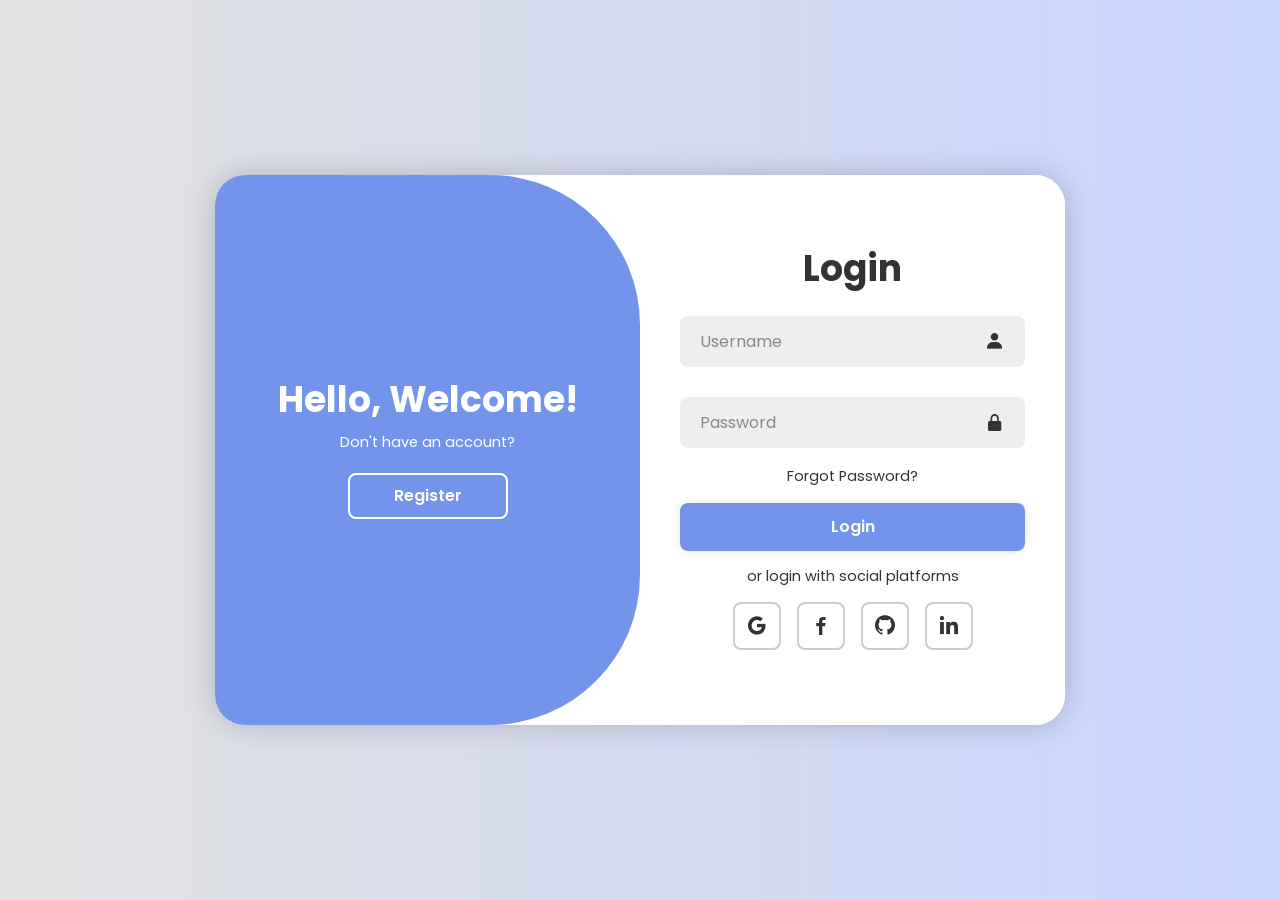
<file: index.html>
<!DOCTYPE html>
<html lang="en">
<head>
    <meta charset="UTF-8">
    <meta name="viewport" content="width=device-width, initial-scale=1.0">
    <title>Login/Signup Form</title>
    <link rel="stylesheet" href="login.css">
    <link href='https://unpkg.com/boxicons@2.1.4/css/boxicons.min.css' rel='stylesheet'>
</head>

  <body>

      <div id="toast-container"></div>
      
      <!-- credits to the writter @leonam-silva-de-souza -->
      <div class="container">
      
       
          <div class="form-box login">
              <form action="#">
                  <h1>Login</h1>
                  <div class="input-box">
                      <input type="text" placeholder="Username" required>
                      <i class='bx bxs-user'></i>
                  </div>
                  <div class="input-box">
                      <input type="password" placeholder="Password" required>
                      <i class='bx bxs-lock-alt' ></i>
                  </div>
                  <div class="forgot-link">
                      <a href="#">Forgot Password?</a>
                  </div>
                  <button type="submit" class="btn">Login</button>
                  <p>or login with social platforms</p>
                  <div class="social-icons">
                      <a href="#"><i class='bx bxl-google' ></i></a>
                      <a href="#"><i class='bx bxl-facebook' ></i></a>
                      <a href="#"><i class='bx bxl-github' ></i></a>
                      <a href="#"><i class='bx bxl-linkedin' ></i></a>
                  </div>
              </form>
          </div>

          <div class="form-box register">
              <form action="#">
                  <h1>Registration</h1>
                  <div class="input-box">
                      <input type="text" placeholder="Username" required>
                      <i class='bx bxs-user'></i>
                  </div>
                  <div class="input-box">
                      <input type="email" placeholder="Email" required>
                      <i class='bx bxs-envelope' ></i>
                  </div>
                  <div class="input-box">
                      <input type="password" placeholder="Password" required>
                      <i class='bx bxs-lock-alt' ></i>
                  </div>
                  <button type="submit" class="btn">Register</button>
                  <p>or register with social platforms</p>
                  <div class="social-icons">
                      <a href="#"><i class='bx bxl-google' ></i></a>
                      <a href="#"><i class='bx bxl-facebook' ></i></a>
                      <a href="#"><i class='bx bxl-github' ></i></a>
                      <a href="#"><i class='bx bxl-linkedin' ></i></a>
                  </div>
              </form>
          </div>

          <div class="toggle-box">
              <div class="toggle-panel toggle-left">
                  <h1>Hello, Welcome!</h1>
                  <p>Don't have an account?</p>
                  <button class="btn register-btn">Register</button>
              </div>

              <div class="toggle-panel toggle-right">
                  <h1>Welcome Back!</h1>
                  <p>Already have an account?</p>
                  <button class="btn login-btn">Login</button>
              </div>
          </div>
      </div>

      <script src="login.js"></script>
  </body>
</html>
</file>
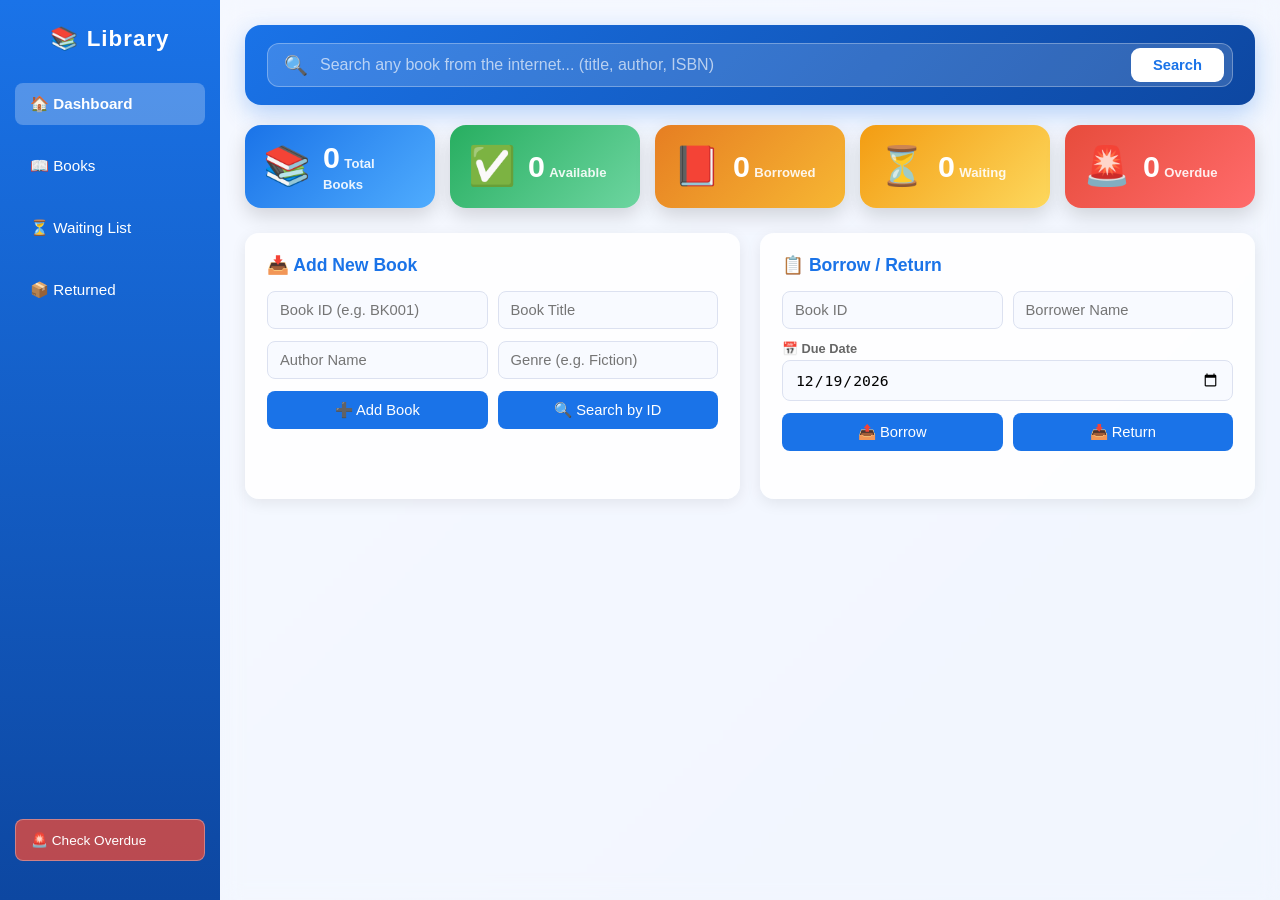
<file: dashboard.html>
<!DOCTYPE html>
<html lang="en">
<head>
<meta charset="UTF-8">
<meta name="viewport" content="width=device-width, initial-scale=1.0">
<title>Library Management System v2.0</title>
<link rel="stylesheet" href="style.css">
</head>
<body>

<div id="toast-container"></div>

<!-- EDIT MODAL -->
<div id="editModal" class="modal-overlay">
    <div class="modal-box">
        <h2>✏️ Edit Book</h2>
        <input type="hidden" id="editOriginalId">
        <label>Book ID</label>
        <input type="text" id="editBookId" disabled>
        <label>Title</label>
        <input type="text" id="editBookTitle" placeholder="Book Title">
        <label>Author</label>
        <input type="text" id="editBookAuthor" placeholder="Author Name">
        <label>Genre</label>
        <input type="text" id="editBookGenre" placeholder="e.g. Fiction, Science, History">
        <div class="modal-actions">
            <button class="btn-save" onclick="saveEditBook()">💾 Save Changes</button>
            <button class="btn-cancel" onclick="closeEditModal()">Cancel</button>
        </div>
    </div>
</div>

<div class="dashboard">

    <!-- SIDEBAR -->
    <aside class="sidebar">
        <h2 class="logo">📚 Library</h2>
        <button onclick="showSection('dashboard')">🏠 Dashboard</button>
        <button onclick="showSection('books')">📖 Books</button>
        <button onclick="showSection('queue')">⏳ Waiting List</button>
        <button onclick="showSection('stack')">📦 Returned</button>
        <div class="sidebar-footer">
            <button class="btn-overdue-check" onclick="checkAllOverdue()">🚨 Check Overdue</button>
        </div>
    </aside>

    <!-- CONTENT -->
    <main class="content">

        <!-- GLOBAL BOOK SEARCH (Google Books API) -->
        <div class="global-search-bar">
            <div class="global-search-inner">
                <span class="search-icon">🔍</span>
                <input type="text" id="globalSearchInput" placeholder="Search any book from the internet... (title, author, ISBN)" onkeydown="if(event.key==='Enter') globalSearchBooks()">
                <button onclick="globalSearchBooks()" id="globalSearchBtn">Search</button>
            </div>
        </div>

        <!-- GLOBAL SEARCH RESULTS PANEL -->
        <div id="globalSearchResults" class="global-results-panel" style="display:none;">
            <div class="results-header">
                <span id="resultsTitle">Search Results</span>
                <button class="close-results" onclick="closeGlobalSearch()">✕ Close</button>
            </div>
            <div id="resultsGrid" class="results-grid"></div>
        </div>

        <!-- STATS (5 cards now) -->
        <div class="stats">
            <div class="stat-card blue">
                <div class="stat-icon">📚</div>
                <div class="stat-info">
                    <span class="stat-number" id="totalBooks">0</span>
                    <span class="stat-label">Total Books</span>
                </div>
            </div>
            <div class="stat-card green">
                <div class="stat-icon">✅</div>
                <div class="stat-info">
                    <span class="stat-number" id="availableBooks">0</span>
                    <span class="stat-label">Available</span>
                </div>
            </div>
            <div class="stat-card orange">
                <div class="stat-icon">📕</div>
                <div class="stat-info">
                    <span class="stat-number" id="borrowedBooks">0</span>
                    <span class="stat-label">Borrowed</span>
                </div>
            </div>
            <div class="stat-card yellow">
                <div class="stat-icon">⏳</div>
                <div class="stat-info">
                    <span class="stat-number" id="waitingCount">0</span>
                    <span class="stat-label">Waiting</span>
                </div>
            </div>
            <div class="stat-card red">
                <div class="stat-icon">🚨</div>
                <div class="stat-info">
                    <span class="stat-number" id="overdueBooks">0</span>
                    <span class="stat-label">Overdue</span>
                </div>
            </div>
        </div>

        <!-- DASHBOARD -->
        <div class="section" id="dashboard">
            <div class="section-grid">
                <!-- Add Book -->
                <div class="form-card">
                    <h2>📥 Add New Book</h2>
                    <div class="form-row">
                        <input type="text" id="bookId" placeholder="Book ID (e.g. BK001)">
                        <input type="text" id="bookTitle" placeholder="Book Title">
                    </div>
                    <div class="form-row">
                        <input type="text" id="bookAuthor" placeholder="Author Name">
                        <input type="text" id="bookGenre" placeholder="Genre (e.g. Fiction)">
                    </div>
                    <div class="form-row">
                        <button onclick="addBook()">➕ Add Book</button>
                        <button onclick="searchBook()">🔍 Search by ID</button>
                    </div>
                </div>

                <!-- Borrow / Return -->
                <div class="form-card">
                    <h2>📋 Borrow / Return</h2>
                    <div class="form-row">
                        <input type="text" id="borrowId" placeholder="Book ID">
                        <input type="text" id="userName" placeholder="Borrower Name">
                    </div>
                    <div class="form-row">
                        <div class="input-group">
                            <label class="input-label">📅 Due Date</label>
                            <input type="date" id="dueDate">
                        </div>
                    </div>
                    <div class="form-row">
                        <button onclick="borrowBook()">📤 Borrow</button>
                        <button onclick="returnBook()">📥 Return</button>
                    </div>
                </div>
            </div>
        </div>

        <!-- BOOKS -->
        <div class="section" id="books">
            <h2>📖 Book List</h2>
            <div class="search-bar">
                <input type="text" id="searchBookInput" placeholder="Search by title, ID, or author..." oninput="filterBooks()">
                <select id="genreFilter" onchange="filterBooks()">
                    <option value="">All Genres</option>
                    <option value="fiction">Fiction</option>
                    <option value="non-fiction">Non-Fiction</option>
                    <option value="science">Science</option>
                    <option value="history">History</option>
                    <option value="technology">Technology</option>
                    <option value="biography">Biography</option>
                    <option value="fantasy">Fantasy</option>
                    <option value="mystery">Mystery</option>
                    <option value="romance">Romance</option>
                    <option value="other">Other</option>
                </select>
            </div>
            <button onclick="displayBooks()">View All Books</button>
            <ul id="bookList"></ul>
        </div>

        <!-- QUEUE -->
        <div class="section" id="queue">
            <h2>⏳ Waiting List (Queue)</h2>
            <div class="search-bar">
                <input type="text" id="searchQueueInput" placeholder="Search by book or borrower..." oninput="filterQueue()">
            </div>
            <button onclick="displayQueue()">View Waiting List</button>
            <ul id="queueList"></ul>
        </div>

        <!-- STACK -->
        <div class="section" id="stack">
            <h2>📦 Recently Returned Books (Stack)</h2>
            <div class="search-bar">
                <input type="text" id="searchStackInput" placeholder="Search returned books..." oninput="filterStack()">
            </div>
            <button onclick="displayStack()">View Returned Books</button>
            <ul id="stackList"></ul>
        </div>

    </main>
</div>

<script src="script.js"></script>
</body>
</html>
</file>
<file: login.css>
@import url("https://fonts.googleapis.com/css2?family=Poppins:ital,wght@0,100;0,200;0,300;0,400;0,500;0,600;0,700;0,800;0,900;1,100;1,200;1,300;1,400;1,500;1,600;1,700;1,800;1,900&display=swap");

/* TOAST CONTAINER */
#toast-container {
  position: fixed;
  top: 20px;
  right: 20px;
  z-index: 9999;

  display: flex;
  flex-direction: column;
  align-items: flex-end;
}

* {
  margin: 0;
  padding: 0;
  box-sizing: border-box;
  font-family: "Poppins", sans-serif;
  text-decoration: none;
  list-style: none;
}

body {
  display: flex;
  justify-content: center;
  align-items: center;
  min-height: 100vh;
  background: linear-gradient(90deg, #e2e2e2, #c9d6ff);
}

.container {
  position: relative;
  width: 850px;
  height: 550px;
  background: #fff;
  margin: 20px;
  border-radius: 30px;
  box-shadow: 0 0 30px rgba(0, 0, 0, 0.2);
  overflow: hidden;
}

.container h1 {
  font-size: 36px;
  margin: -10px 0;
}

.container p {
  font-size: 14.5px;
  margin: 15px 0;
}

form {
  width: 100%;
}

.form-box {
  position: absolute;
  right: 0;
  width: 50%;
  height: 100%;
  background: #fff;
  display: flex;
  align-items: center;
  color: #333;
  text-align: center;
  padding: 40px;
  z-index: 1;
  transition: 0.6s ease-in-out 1.2s, visibility 0s 1s;
}

.container.active .form-box {
  right: 50%;
}

.form-box.register {
  visibility: hidden;
}
.container.active .form-box.register {
  visibility: visible;
}

.input-box {
  position: relative;
  margin: 30px 0;
}

.input-box input {
  width: 100%;
  padding: 13px 50px 13px 20px;
  background: #eee;
  border-radius: 8px;
  border: none;
  outline: none;
  font-size: 16px;
  color: #333;
  font-weight: 500;
}

.input-box input::placeholder {
  color: #888;
  font-weight: 400;
}

.input-box i {
  position: absolute;
  right: 20px;
  top: 50%;
  transform: translateY(-50%);
  font-size: 20px;
}

.forgot-link {
  margin: -15px 0 15px;
}
.forgot-link a {
  font-size: 14.5px;
  color: #333;
}

.btn {
  width: 100%;
  height: 48px;
  background: #7494ec;
  border-radius: 8px;
  box-shadow: 0 0 10px rgba(0, 0, 0, 0.1);
  border: none;
  cursor: pointer;
  font-size: 16px;
  color: #fff;
  font-weight: 600;
}

.social-icons {
  display: flex;
  justify-content: center;
}

.social-icons a {
  display: inline-flex;
  padding: 10px;
  border: 2px solid #ccc;
  border-radius: 8px;
  font-size: 24px;
  color: #333;
  margin: 0 8px;
}

.toggle-box {
  position: absolute;
  width: 100%;
  height: 100%;
}

.toggle-box::before {
  content: "";
  position: absolute;
  left: -250%;
  width: 300%;
  height: 100%;
  background: #7494ec;
  /* border: 2px solid red; */
  border-radius: 150px;
  z-index: 2;
  transition: 1.8s ease-in-out;
}

.container.active .toggle-box::before {
  left: 50%;
}

.toggle-panel {
  position: absolute;
  width: 50%;
  height: 100%;
  /* background: seagreen; */
  color: #fff;
  display: flex;
  flex-direction: column;
  justify-content: center;
  align-items: center;
  z-index: 2;
  transition: 0.6s ease-in-out;
}

.toggle-panel.toggle-left {
  left: 0;
  transition-delay: 1.2s;
}
.container.active .toggle-panel.toggle-left {
  left: -50%;
  transition-delay: 0.6s;
}

.toggle-panel.toggle-right {
  right: -50%;
  transition-delay: 0.6s;
}
.container.active .toggle-panel.toggle-right {
  right: 0;
  transition-delay: 1.2s;
}

.toggle-panel p {
  margin-bottom: 20px;
}

.toggle-panel .btn {
  width: 160px;
  height: 46px;
  background: transparent;
  border: 2px solid #fff;
  box-shadow: none;
}

@media screen and (max-width: 650px) {
  .container {
    height: calc(100vh - 40px);
  }

  .form-box {
    bottom: 0;
    width: 100%;
    height: 70%;
  }

  .container.active .form-box {
    right: 0;
    bottom: 30%;
  }

  .toggle-box::before {
    left: 0;
    top: -270%;
    width: 100%;
    height: 300%;
    border-radius: 20vw;
  }

  .container.active .toggle-box::before {
    left: 0;
    top: 70%;
  }

  .container.active .toggle-panel.toggle-left {
    left: 0;
    top: -30%;
  }

  .toggle-panel {
    width: 100%;
    height: 30%;
  }
  .toggle-panel.toggle-left {
    top: 0;
  }
  .toggle-panel.toggle-right {
    right: 0;
    bottom: -30%;
  }

  .container.active .toggle-panel.toggle-right {
    bottom: 0;
  }
}

@media screen and (max-width: 400px) {
  .form-box {
    padding: 20px;
  }

  .toggle-panel h1 {
    font-size: 30px;
  }
}
</file>
<file: style.css>
/* ===========================
   LIBRARY SYSTEM v2.0 CSS
   =========================== */

/* TOAST */
#toast-container {
    position: fixed;
    top: 20px;
    right: 20px;
    z-index: 9999;
    display: flex;
    flex-direction: column;
    gap: 10px;
}
.toast {
    background-color: #333;
    color: #fff;
    padding: 12px 20px;
    border-radius: 8px;
    min-width: 220px;
    max-width: 380px;
    box-shadow: 0 4px 12px rgba(0,0,0,0.3);
    opacity: 0;
    transform: translateX(100%);
    animation: slideIn 0.4s forwards, fadeOut 0.5s 3s forwards;
    font-weight: bold;
    font-size: 0.9rem;
    word-break: break-word;
}
.toast.success { background-color: #27ae60; }
.toast.error   { background-color: #e74c3c; }
.toast.warn    { background-color: #f39c12; }
@keyframes slideIn { to { opacity: 1; transform: translateX(0); } }
@keyframes fadeOut { to { opacity: 0; transform: translateX(100%); } }

/* BASE */
* { box-sizing: border-box; margin: 0; padding: 0; }
body {
    font-family: 'Segoe UI', Tahoma, Geneva, Verdana, sans-serif;
    background: linear-gradient(135deg, #f0f4ff, #e8f0fe);
    color: #333;
    min-height: 100vh;
}

/* DASHBOARD LAYOUT */
.dashboard { display: flex; min-height: 100vh; }

/* SIDEBAR */
.sidebar {
    width: 220px;
    background: linear-gradient(180deg, #1a73e8, #0d47a1);
    color: #fff;
    padding: 25px 15px;
    display: flex;
    flex-direction: column;
    position: sticky;
    top: 0;
    height: 100vh;
    gap: 6px;
}
.logo {
    text-align: center;
    font-size: 1.4rem;
    margin-bottom: 25px;
    font-weight: 700;
    letter-spacing: 1px;
}
.sidebar button {
    background: transparent;
    color: #fff;
    border: none;
    text-align: left;
    padding: 12px 15px;
    border-radius: 8px;
    font-size: 0.95rem;
    cursor: pointer;
    transition: background 0.2s;
    width: 100%;
}
.sidebar button:hover { background: rgba(255,255,255,0.15); transform: none; }
.sidebar button.active { background: rgba(255,255,255,0.25); font-weight: bold; }
.sidebar-footer { margin-top: auto; }
.btn-overdue-check {
    background: rgba(231,76,60,0.8) !important;
    border: 1px solid rgba(255,255,255,0.3) !important;
    font-size: 0.85rem !important;
}
.btn-overdue-check:hover { background: #e74c3c !important; }

/* CONTENT */
.content {
    flex: 1;
    padding: 25px;
    background: rgba(255,255,255,0.4);
    backdrop-filter: blur(10px);
    overflow-y: auto;
}

/* STATS - 5 cards */
.stats {
    display: grid;
    grid-template-columns: repeat(auto-fit, minmax(160px, 1fr));
    gap: 15px;
    margin-bottom: 25px;
}
.stat-card {
    display: flex;
    align-items: center;
    gap: 12px;
    padding: 15px 18px;
    border-radius: 16px;
    color: #fff;
    font-weight: bold;
    box-shadow: 0 8px 20px rgba(0,0,0,0.15);
    transition: transform 0.25s, box-shadow 0.25s;
}
.stat-card:hover { transform: translateY(-4px); box-shadow: 0 14px 30px rgba(0,0,0,0.2); }
.stat-icon { font-size: 2.4rem; line-height: 1; }
.stat-number { font-size: 1.9rem; font-weight: 800; }
.stat-label { font-size: 0.82rem; opacity: 0.9; }
.stat-card.blue   { background: linear-gradient(135deg, #1a73e8, #4facfe); }
.stat-card.green  { background: linear-gradient(135deg, #27ae60, #6dd5a0); }
.stat-card.orange { background: linear-gradient(135deg, #e67e22, #f7b733); }
.stat-card.yellow { background: linear-gradient(135deg, #f39c12, #fdd85d); }
.stat-card.red    { background: linear-gradient(135deg, #e74c3c, #ff6b6b); }

@keyframes pulseGlow {
    0% { transform: scale(1); }
    50% { transform: scale(1.04); box-shadow: 0 0 18px rgba(26,115,232,0.45); }
    100% { transform: scale(1); }
}
.stat-card.pulse { animation: pulseGlow 0.6s ease; }

/* SECTIONS */
.section { display: none; }
.section.active { display: block; }
.section h2 { margin-bottom: 18px; color: #2c3e50; font-size: 1.3rem; }

/* FORM CARDS */
.section-grid {
    display: grid;
    grid-template-columns: 1fr 1fr;
    gap: 20px;
    margin-bottom: 10px;
}
.form-card {
    background: rgba(255,255,255,0.85);
    border-radius: 14px;
    padding: 22px;
    box-shadow: 0 4px 15px rgba(0,0,0,0.08);
}
.form-card h2 { font-size: 1.1rem; margin-bottom: 15px; color: #1a73e8; }
.form-row {
    display: flex;
    gap: 10px;
    margin-bottom: 12px;
    flex-wrap: wrap;
}
.form-row input[type="text"],
.form-row input[type="date"],
.form-row select {
    flex: 1;
    min-width: 120px;
    padding: 10px 12px;
    border: 1.5px solid #dce1f0;
    border-radius: 8px;
    font-size: 0.92rem;
    background: #f8faff;
    transition: border 0.2s, box-shadow 0.2s;
}
.form-row input:focus,
.form-row select:focus {
    outline: none;
    border-color: #1a73e8;
    box-shadow: 0 0 0 3px rgba(26,115,232,0.12);
}
.input-group { display: flex; flex-direction: column; flex: 1; gap: 4px; }
.input-label { font-size: 0.8rem; color: #666; font-weight: 600; }
.form-row button {
    flex: 1;
    padding: 10px 14px;
    background: #1a73e8;
    color: #fff;
    border: none;
    border-radius: 8px;
    font-size: 0.92rem;
    cursor: pointer;
    transition: background 0.2s, transform 0.15s;
    white-space: nowrap;
}
.form-row button:hover { background: #1558b0; transform: translateY(-1px); }

/* SEARCH BAR */
.search-bar {
    display: flex;
    gap: 10px;
    margin-bottom: 14px;
    flex-wrap: wrap;
}
.search-bar input, .search-bar select {
    flex: 1;
    min-width: 180px;
    padding: 10px 14px;
    border: 1.5px solid #dce1f0;
    border-radius: 8px;
    font-size: 0.92rem;
    background: #fff;
}
.search-bar input:focus, .search-bar select:focus {
    outline: none;
    border-color: #1a73e8;
    box-shadow: 0 0 0 3px rgba(26,115,232,0.12);
}

/* GENERAL BUTTON */
button {
    padding: 10px 18px;
    margin-bottom: 14px;
    background-color: #1a73e8;
    color: #fff;
    border: none;
    border-radius: 8px;
    cursor: pointer;
    font-size: 0.92rem;
    transition: background 0.2s, transform 0.15s;
}
button:hover { background-color: #1558b0; transform: translateY(-1px); }

/* LIST */
ul { list-style: none; padding-left: 0; margin-top: 6px; }
li {
    padding: 12px 16px;
    margin-bottom: 8px;
    background: #fff;
    border-radius: 10px;
    border: 1px solid #eaeff8;
    box-shadow: 0 2px 6px rgba(0,0,0,0.05);
    display: flex;
    justify-content: space-between;
    align-items: center;
    flex-wrap: wrap;
    gap: 8px;
    transition: box-shadow 0.2s;
}
li:hover { box-shadow: 0 6px 15px rgba(0,0,0,0.1); }
li.overdue-item { border-left: 4px solid #e74c3c; background: #fff5f5; }
.empty-state {
    justify-content: center;
    color: #999;
    font-style: italic;
    background: transparent;
    border: 2px dashed #ddd;
    border-radius: 10px;
}

/* BOOK INFO */
.book-info {
    display: flex;
    flex-direction: column;
    gap: 3px;
}
.book-info strong { font-size: 0.95rem; color: #2c3e50; }
.book-meta {
    font-size: 0.8rem;
    color: #888;
    display: block;
    margin-top: 2px;
}

/* BOOK ACTIONS */
.book-actions {
    display: flex;
    align-items: center;
    gap: 8px;
    flex-wrap: wrap;
}
.badge {
    padding: 4px 10px;
    border-radius: 20px;
    font-size: 0.78rem;
    font-weight: 600;
    white-space: nowrap;
}
.badge.available { background: #e8f5e9; color: #2e7d32; }
.badge.borrowed  { background: #fff3e0; color: #e65100; }
.badge.overdue   { background: #ffebee; color: #c62828; }
.btn-edit, .btn-delete {
    padding: 5px 12px;
    border-radius: 6px;
    font-size: 0.78rem;
    margin: 0;
    cursor: pointer;
    border: none;
    font-weight: 600;
}
.btn-edit   { background: #e3f2fd; color: #1565c0; }
.btn-edit:hover { background: #bbdefb; transform: none; }
.btn-delete { background: #ffebee; color: #c62828; }
.btn-delete:hover { background: #ffcdd2; transform: none; }

/* QUEUE & STACK LIST */
#queueList li { border-left: 4px solid #e67e22; }
#stackList li  { border-left: 4px solid #27ae60; }

/* MODAL */
.modal-overlay {
    display: none;
    position: fixed;
    inset: 0;
    background: rgba(0,0,0,0.5);
    z-index: 1000;
    justify-content: center;
    align-items: center;
    backdrop-filter: blur(4px);
}
.modal-overlay.show { display: flex; }
.modal-box {
    background: #fff;
    border-radius: 16px;
    padding: 30px;
    width: 420px;
    max-width: 95vw;
    box-shadow: 0 20px 60px rgba(0,0,0,0.25);
}
.modal-box h2 { margin-bottom: 20px; color: #1a73e8; }
.modal-box label { display: block; font-size: 0.82rem; font-weight: 600; color: #555; margin-bottom: 4px; margin-top: 12px; }
.modal-box input[type="text"] {
    width: 100%;
    padding: 10px 12px;
    border: 1.5px solid #dce1f0;
    border-radius: 8px;
    font-size: 0.92rem;
    background: #f8faff;
}
.modal-box input:disabled { background: #f0f0f0; color: #aaa; }
.modal-box input:focus { outline: none; border-color: #1a73e8; }
.modal-actions { display: flex; gap: 10px; margin-top: 22px; }
.btn-save {
    flex: 1; padding: 11px; background: #1a73e8; color: #fff;
    border: none; border-radius: 8px; font-size: 0.95rem; cursor: pointer; font-weight: 600;
}
.btn-save:hover { background: #1558b0; transform: none; }
.btn-cancel {
    flex: 1; padding: 11px; background: #f5f5f5; color: #555;
    border: 1px solid #ddd; border-radius: 8px; font-size: 0.95rem; cursor: pointer;
}
.btn-cancel:hover { background: #eee; transform: none; }

/* RESPONSIVE */
@media (max-width: 900px) {
    .section-grid { grid-template-columns: 1fr; }
}
@media (max-width: 768px) {
    .sidebar { width: 60px; padding: 15px 8px; }
    .sidebar .logo { font-size: 1rem; }
    .sidebar button { padding: 10px; font-size: 0; }
    .sidebar button::first-letter { font-size: 1.2rem; }
    .content { padding: 15px; }
    .stats { grid-template-columns: repeat(2, 1fr); }
}

/* ===========================
   GLOBAL BOOK SEARCH BAR
   =========================== */
.global-search-bar {
    margin-bottom: 20px;
    background: linear-gradient(135deg, #1a73e8, #0d47a1);
    border-radius: 16px;
    padding: 18px 22px;
    box-shadow: 0 8px 25px rgba(26,115,232,0.3);
}
.global-search-inner {
    display: flex;
    align-items: center;
    background: rgba(255,255,255,0.15);
    border-radius: 12px;
    padding: 4px 8px 4px 16px;
    gap: 8px;
    border: 1.5px solid rgba(255,255,255,0.3);
    transition: border 0.2s, background 0.2s;
}
.global-search-inner:focus-within {
    background: rgba(255,255,255,0.22);
    border-color: rgba(255,255,255,0.6);
}
.search-icon { font-size: 1.2rem; }
.global-search-inner input {
    flex: 1;
    background: transparent;
    border: none;
    outline: none;
    color: #fff;
    font-size: 1rem;
    padding: 8px 4px;
}
.global-search-inner input::placeholder { color: rgba(255,255,255,0.65); }
.global-search-inner button {
    background: #fff;
    color: #1a73e8;
    border: none;
    border-radius: 9px;
    padding: 9px 22px;
    font-size: 0.92rem;
    font-weight: 700;
    cursor: pointer;
    margin: 0;
    transition: background 0.2s, transform 0.15s;
    white-space: nowrap;
}
.global-search-inner button:hover {
    background: #e8f0fe;
    transform: none;
}
.global-search-inner button:disabled {
    opacity: 0.7;
    cursor: not-allowed;
}

/* RESULTS PANEL */
.global-results-panel {
    background: #fff;
    border-radius: 16px;
    padding: 20px;
    margin-bottom: 22px;
    box-shadow: 0 8px 30px rgba(0,0,0,0.12);
    border: 1px solid #e0e7ff;
}
.results-header {
    display: flex;
    justify-content: space-between;
    align-items: center;
    margin-bottom: 16px;
    font-weight: 700;
    color: #1a73e8;
    font-size: 1rem;
}
.close-results {
    background: #f5f5f5;
    color: #555;
    border: 1px solid #ddd;
    border-radius: 8px;
    padding: 6px 14px;
    font-size: 0.82rem;
    cursor: pointer;
    margin: 0;
}
.close-results:hover { background: #eee; transform: none; }

.results-loading {
    text-align: center;
    padding: 30px;
    color: #888;
    font-size: 1rem;
}

/* RESULTS GRID */
.results-grid {
    display: grid;
    grid-template-columns: repeat(auto-fill, minmax(260px, 1fr));
    gap: 14px;
}
.result-card {
    display: flex;
    gap: 12px;
    background: #f8faff;
    border: 1px solid #e3eaff;
    border-radius: 12px;
    padding: 14px;
    transition: box-shadow 0.2s, transform 0.2s;
}
.result-card:hover {
    box-shadow: 0 6px 20px rgba(26,115,232,0.13);
    transform: translateY(-2px);
}
.result-cover {
    flex-shrink: 0;
    width: 60px;
}
.result-cover img {
    width: 60px;
    height: 85px;
    object-fit: cover;
    border-radius: 6px;
    box-shadow: 0 2px 8px rgba(0,0,0,0.15);
}
.no-cover {
    width: 60px;
    height: 85px;
    background: linear-gradient(135deg, #e3eaff, #c5d5ff);
    border-radius: 6px;
    display: flex;
    align-items: center;
    justify-content: center;
    font-size: 1.8rem;
}
.result-info { flex: 1; display: flex; flex-direction: column; gap: 4px; }
.result-title { font-weight: 700; font-size: 0.88rem; color: #2c3e50; line-height: 1.3; }
.result-author { font-size: 0.78rem; color: #1a73e8; }
.result-meta { font-size: 0.73rem; color: #999; }
.result-desc { font-size: 0.75rem; color: #666; line-height: 1.4; margin-top: 2px; flex: 1; }
.btn-add-from-search {
    margin-top: 8px;
    padding: 7px 12px;
    background: linear-gradient(135deg, #1a73e8, #4facfe);
    color: #fff;
    border: none;
    border-radius: 8px;
    font-size: 0.78rem;
    font-weight: 700;
    cursor: pointer;
    transition: opacity 0.2s, transform 0.15s;
    align-self: flex-start;
}
.btn-add-from-search:hover { opacity: 0.88; transform: none; }
</file>
